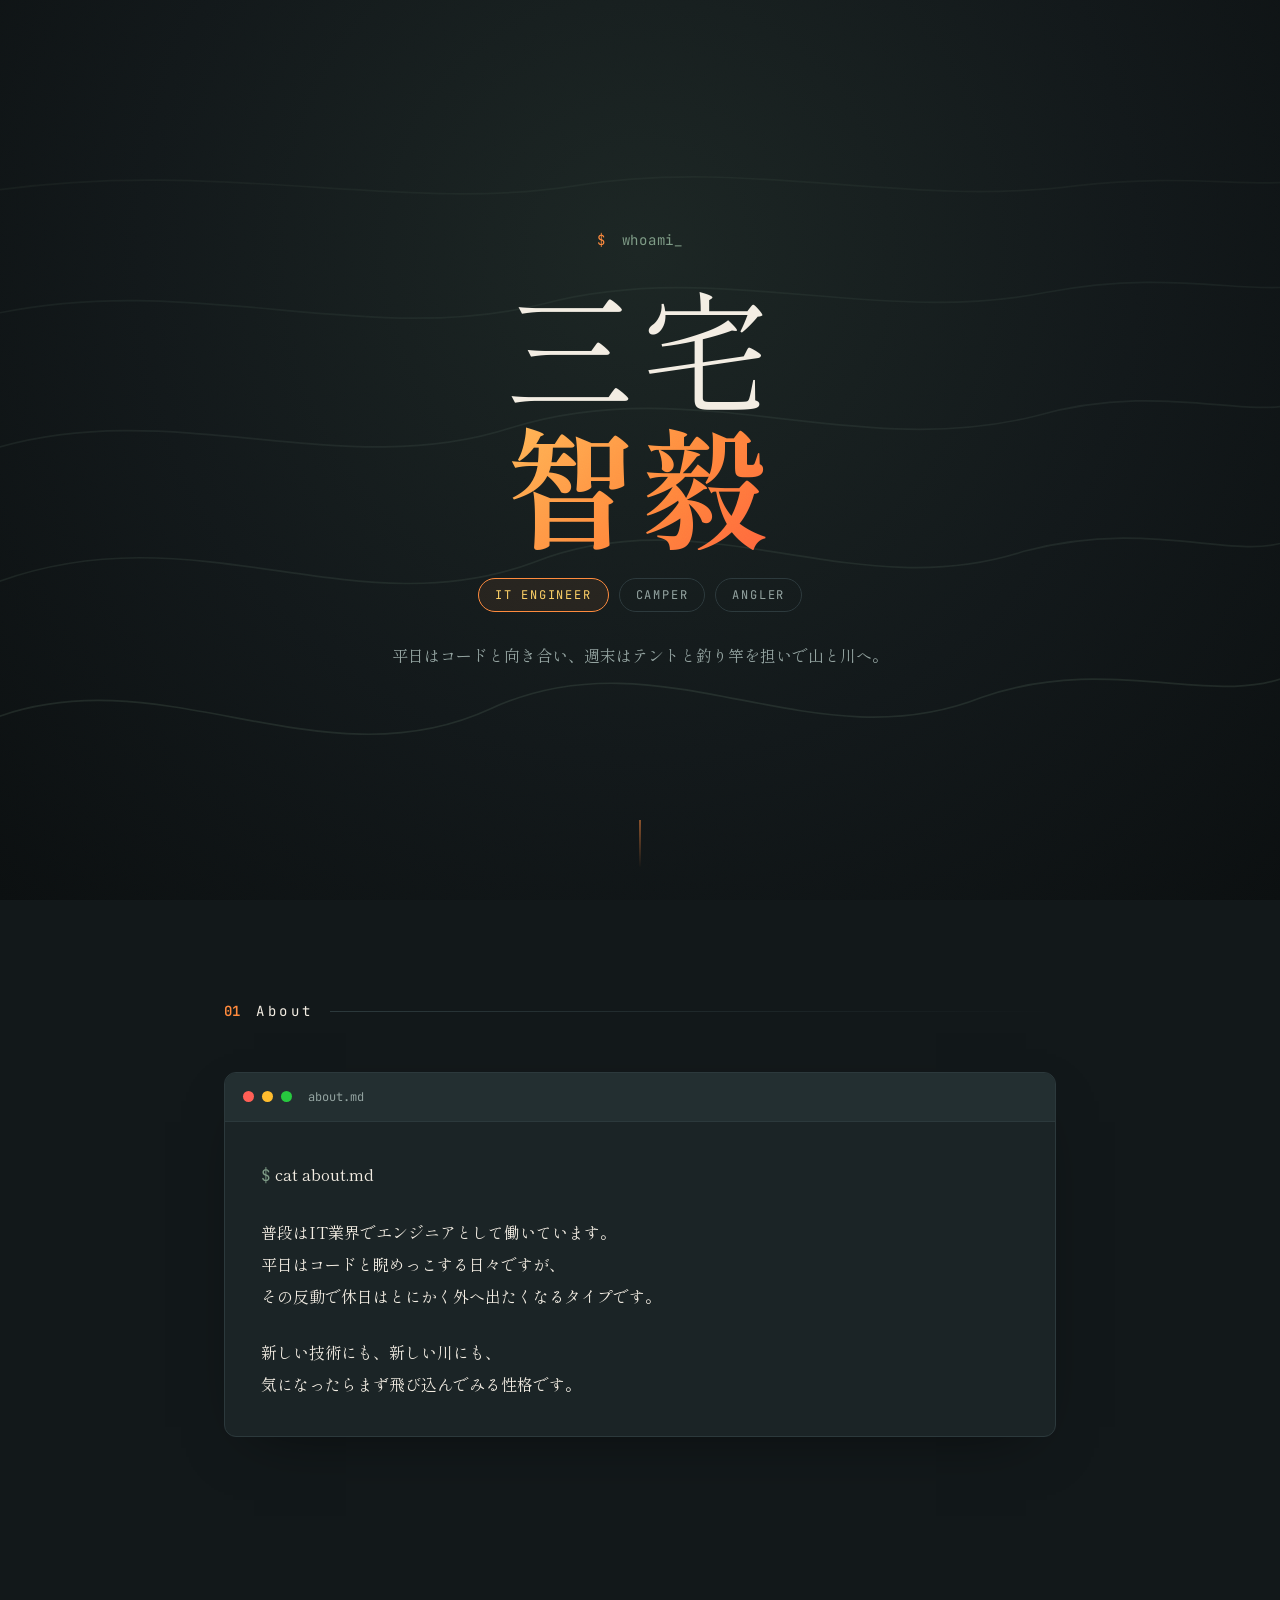
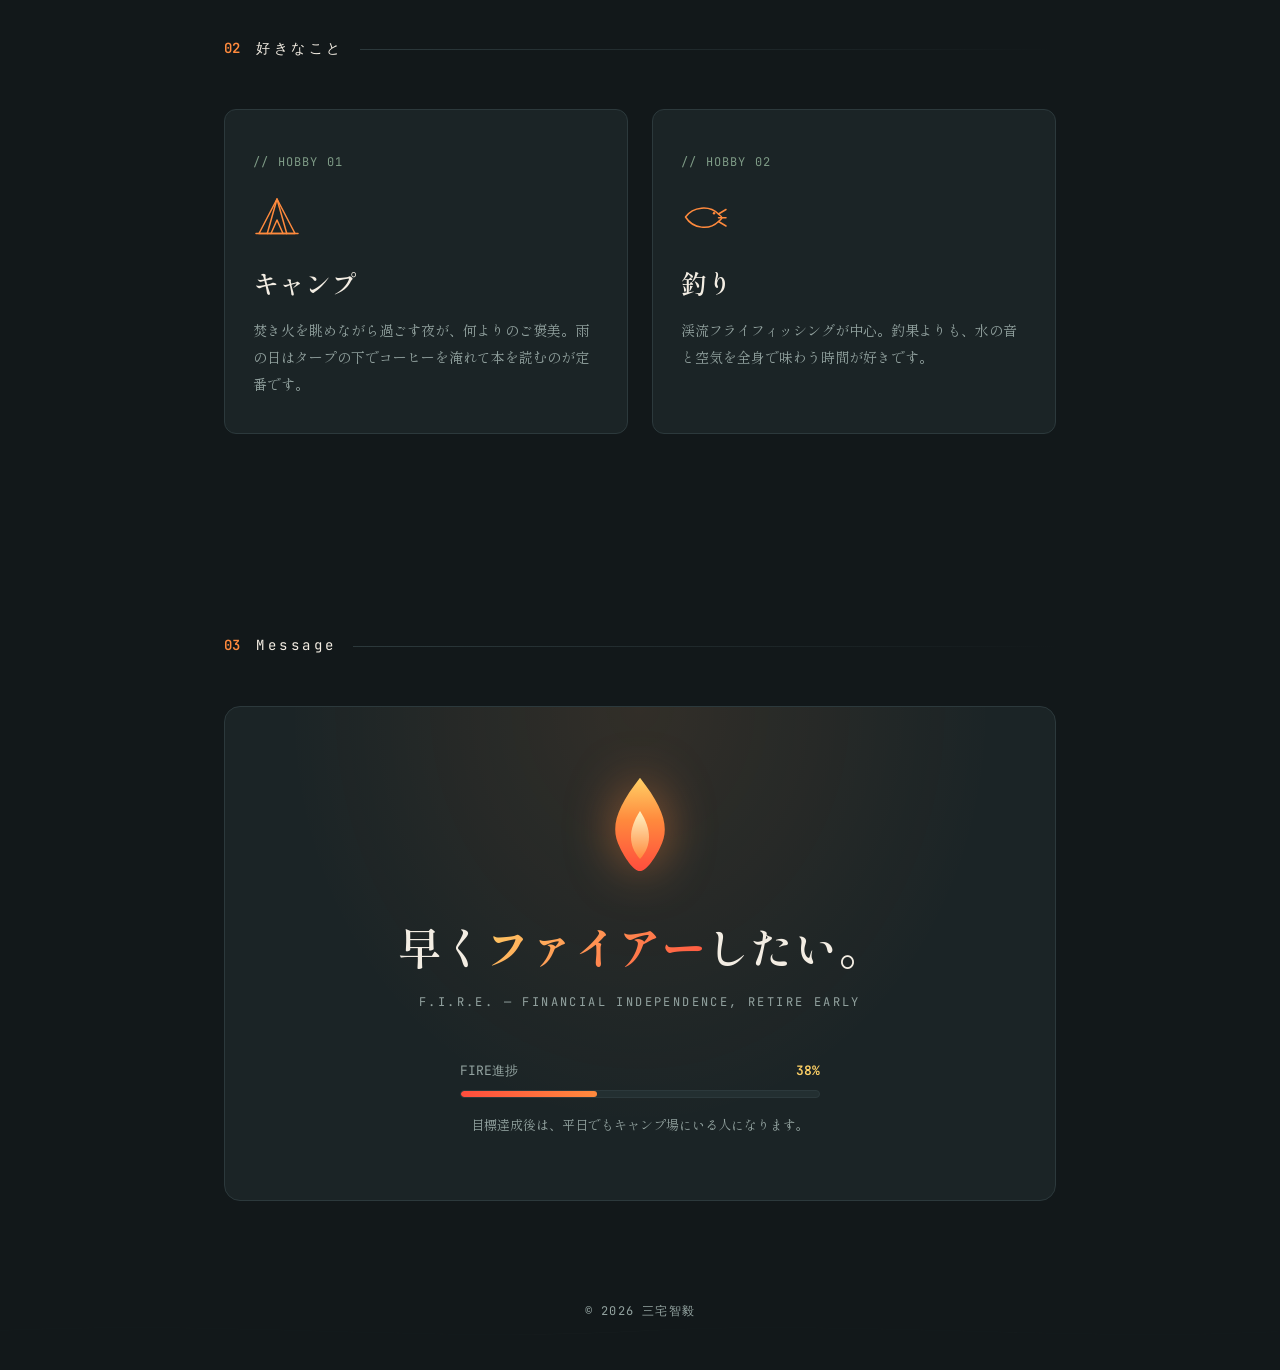
<file: index.html>
<!DOCTYPE html>
<html lang="ja">
<head>
  <meta charset="UTF-8">
  <meta name="viewport" content="width=device-width, initial-scale=1.0">
  <title>三宅智毅 | Profile</title>
  <link rel="preconnect" href="https://fonts.googleapis.com">
  <link rel="preconnect" href="https://fonts.gstatic.com" crossorigin>
  <link href="https://fonts.googleapis.com/css2?family=Shippori+Mincho:wght@400;500;600;800&family=JetBrains+Mono:wght@400;500;600;700&display=swap" rel="stylesheet">
  <link rel="stylesheet" href="style.css">
</head>
<body>
  <div class="grain" aria-hidden="true"></div>

  <header class="hero">
    <div class="embers" aria-hidden="true">
      <i></i><i></i><i></i><i></i><i></i><i></i><i></i><i></i><i></i><i></i><i></i><i></i>
    </div>
    <svg class="topo" viewBox="0 0 1200 800" preserveAspectRatio="none" aria-hidden="true">
      <path d="M-10,640 C150,580 300,700 460,630 C620,560 760,680 920,620 C1040,580 1140,630 1210,600"/>
      <path d="M-10,520 C180,450 330,560 500,500 C660,440 800,540 960,490 C1080,460 1160,500 1210,480"/>
      <path d="M-10,400 C160,350 320,430 480,380 C650,330 800,410 970,370 C1080,340 1160,370 1210,360"/>
      <path d="M-10,280 C180,240 340,310 510,270 C670,230 820,290 980,260 C1090,240 1160,260 1210,255"/>
      <path d="M-10,170 C200,140 380,190 540,165 C700,140 850,185 1010,165 C1100,155 1160,165 1210,162"/>
    </svg>

    <div class="hero-inner">
      <div class="terminal-line reveal" style="--d:0">
        <span class="prompt">$</span> whoami<span class="cursor">_</span>
      </div>
      <h1 class="name reveal" style="--d:1">
        <span class="surname">三宅</span><span class="given">智毅</span>
      </h1>
      <div class="role-row reveal" style="--d:2">
        <span class="role-badge">IT ENGINEER</span>
        <span class="role-badge ghost">CAMPER</span>
        <span class="role-badge ghost">ANGLER</span>
      </div>
      <p class="tagline reveal" style="--d:3">
        平日はコードと向き合い、週末はテントと釣り竿を担いで山と川へ。
      </p>
    </div>

    <div class="scroll-cue" aria-hidden="true"><span></span></div>
  </header>

  <main>
    <section class="section about">
      <div class="section-label">
        <span class="label-num">01</span>
        <span class="label-text">About</span>
        <span class="label-line"></span>
      </div>
      <div class="terminal-card">
        <div class="terminal-bar">
          <span class="dot dot-red"></span>
          <span class="dot dot-yellow"></span>
          <span class="dot dot-green"></span>
          <span class="terminal-title">about.md</span>
        </div>
        <div class="terminal-body">
          <p><span class="muted">$</span> cat about.md</p>
          <p>
            普段はIT業界でエンジニアとして働いています。<br>
            平日はコードと睨めっこする日々ですが、<br>
            その反動で休日はとにかく外へ出たくなるタイプです。
          </p>
          <p>
            新しい技術にも、新しい川にも、<br>
            気になったらまず飛び込んでみる性格です。
          </p>
        </div>
      </div>
    </section>

    <section class="section interests">
      <div class="section-label">
        <span class="label-num">02</span>
        <span class="label-text">好きなこと</span>
        <span class="label-line"></span>
      </div>
      <div class="interest-grid">
        <article class="interest-card">
          <span class="interest-tag">// HOBBY 01</span>
          <svg class="interest-icon" viewBox="0 0 64 64" fill="none" stroke="currentColor" stroke-width="2" stroke-linecap="round" stroke-linejoin="round">
            <path d="M32 8 L8 54 H56 Z"/>
            <path d="M32 8 L19 54 M32 8 L45 54"/>
            <path d="M24 54 L32 36 L40 54"/>
            <path d="M4 54 H60"/>
          </svg>
          <h3>キャンプ</h3>
          <p>焚き火を眺めながら過ごす夜が、何よりのご褒美。雨の日はタープの下でコーヒーを淹れて本を読むのが定番です。</p>
        </article>
        <article class="interest-card">
          <span class="interest-tag">// HOBBY 02</span>
          <svg class="interest-icon" viewBox="0 0 64 64" fill="none" stroke="currentColor" stroke-width="2" stroke-linecap="round" stroke-linejoin="round">
            <path d="M6 32 C16 18, 38 16, 50 28 C56 33, 56 33, 50 38 C38 50, 16 48, 6 32 Z"/>
            <circle cx="44" cy="27" r="1.6" fill="currentColor" stroke="none"/>
            <path d="M50 28 L60 22 M50 38 L60 44 M50 33 L60 33"/>
          </svg>
          <h3>釣り</h3>
          <p>渓流フライフィッシングが中心。釣果よりも、水の音と空気を全身で味わう時間が好きです。</p>
        </article>
      </div>
    </section>

    <section class="section fire">
      <div class="section-label">
        <span class="label-num">03</span>
        <span class="label-text">Message</span>
        <span class="label-line"></span>
      </div>
      <div class="fire-card">
        <svg class="flame" viewBox="0 0 120 160" aria-hidden="true">
          <defs>
            <linearGradient id="flameOuter" x1="0" y1="1" x2="0" y2="0">
              <stop offset="0%" stop-color="#ff4d3d"/>
              <stop offset="55%" stop-color="#ff8a3d"/>
              <stop offset="100%" stop-color="#ffd166"/>
            </linearGradient>
            <linearGradient id="flameInner" x1="0" y1="1" x2="0" y2="0">
              <stop offset="0%" stop-color="#ff8a3d"/>
              <stop offset="100%" stop-color="#fff3c4"/>
            </linearGradient>
          </defs>
          <path fill="url(#flameOuter)" d="M60 10 C25 55 14 85 30 115 C36 128 50 150 60 150 C70 150 84 128 90 115 C106 85 95 55 60 10Z"/>
          <path fill="url(#flameInner)" d="M60 60 C42 88 42 112 60 132 C78 112 78 88 60 60Z"/>
        </svg>
        <p class="fire-message">早く<span class="fire-word">ファイアー</span>したい。</p>
        <p class="fire-caption">F.I.R.E. — Financial Independence, Retire Early</p>
        <div class="fire-progress">
          <div class="progress-meta">
            <span>FIRE進捗</span>
            <span class="progress-value">38%</span>
          </div>
          <div class="progress-track">
            <div class="progress-fill"></div>
          </div>
          <p class="progress-note">目標達成後は、平日でもキャンプ場にいる人になります。</p>
        </div>
      </div>
    </section>
  </main>

  <footer class="footer">
    <svg class="topo footer-topo" viewBox="0 0 1200 200" preserveAspectRatio="none" aria-hidden="true">
      <path d="M-10,100 C200,60 400,140 600,100 C800,60 1000,140 1210,100"/>
    </svg>
    <p>&copy; 2026 三宅智毅</p>
  </footer>
</body>
</html>
</file>
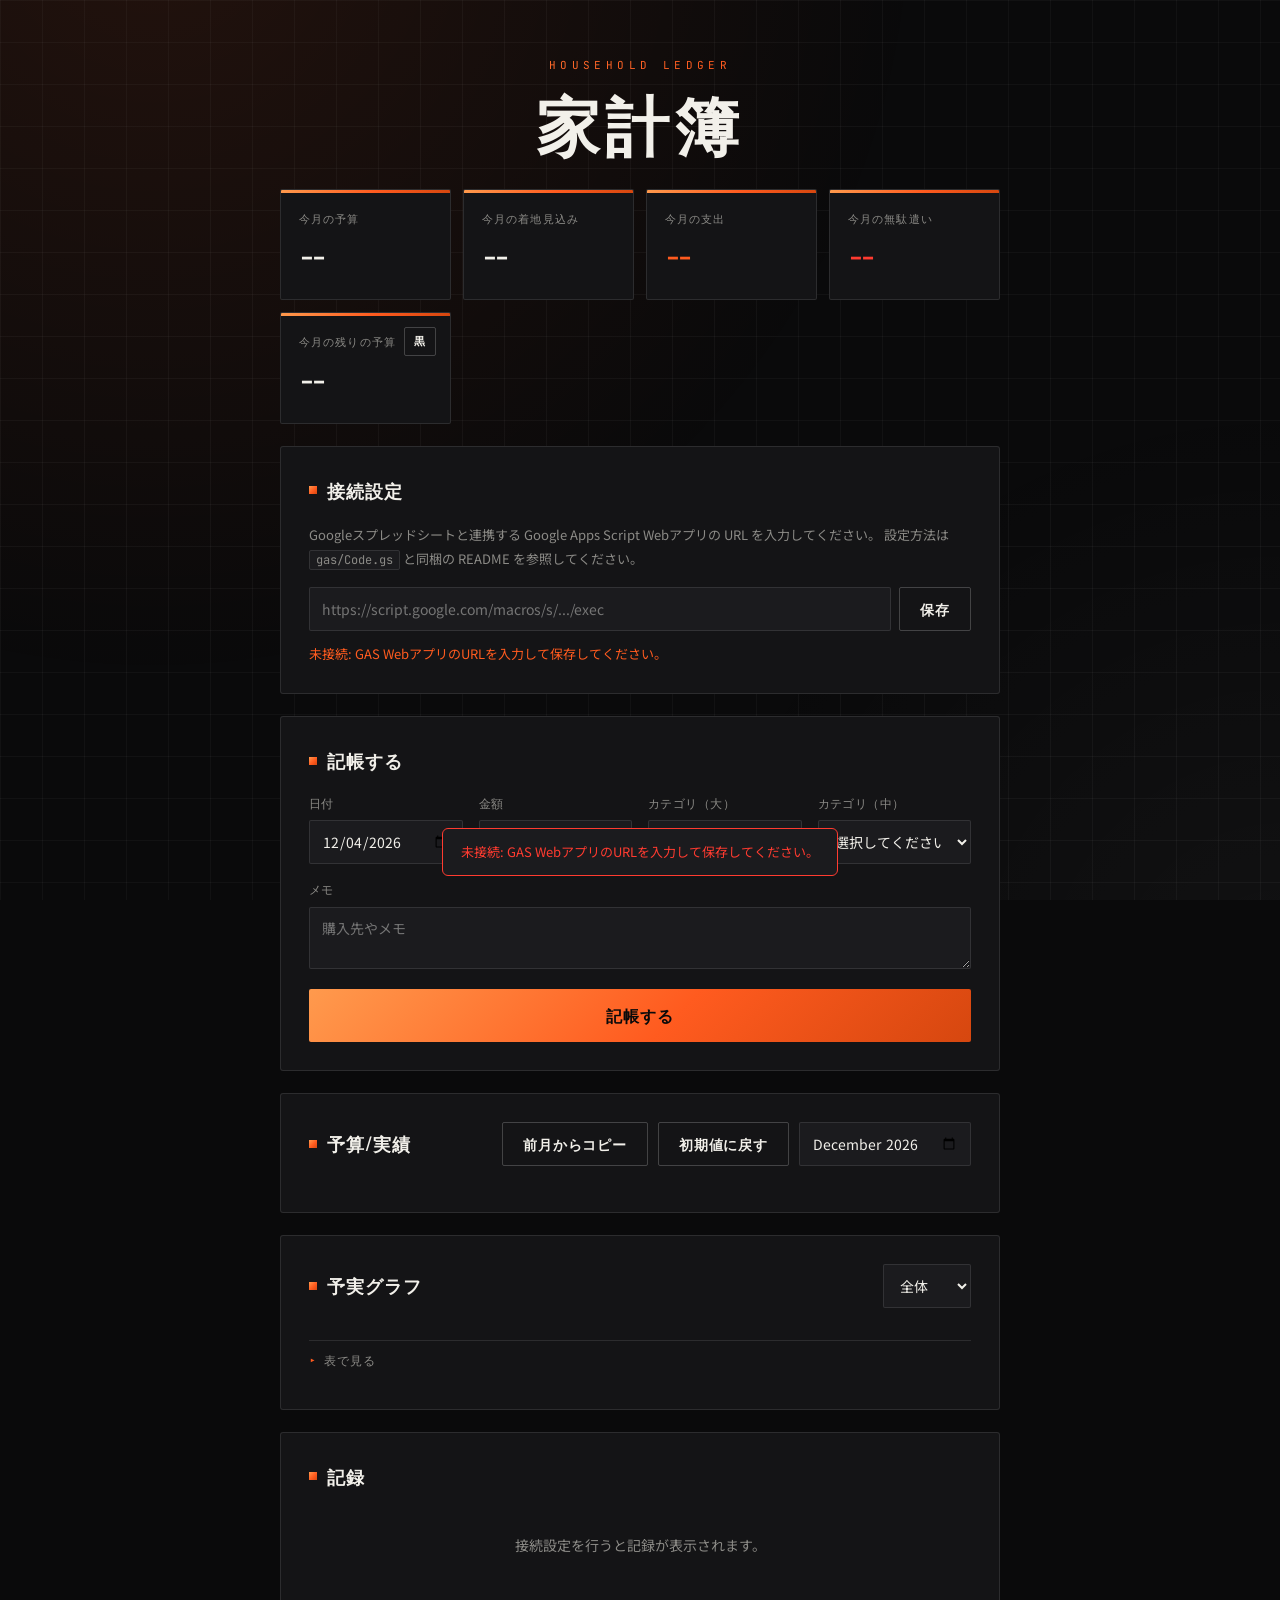
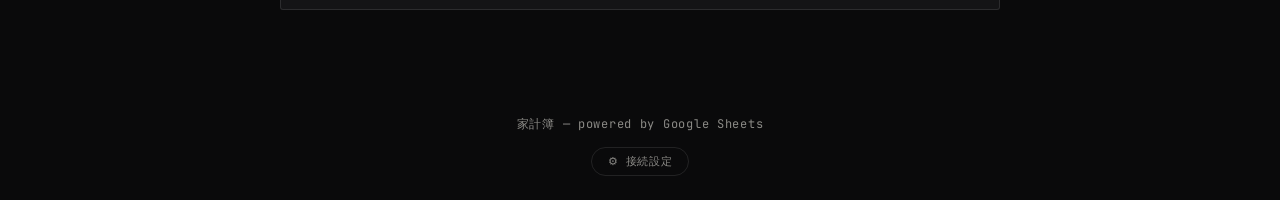
<file: budget/index.html>
<!DOCTYPE html>
<html lang="ja">
<head>
  <meta charset="UTF-8">
  <meta name="viewport" content="width=device-width, initial-scale=1.0">
  <title>家計簿</title>
  <link rel="preconnect" href="https://fonts.googleapis.com">
  <link rel="preconnect" href="https://fonts.gstatic.com" crossorigin>
  <link href="https://fonts.googleapis.com/css2?family=Oswald:wght@500;600;700&family=Noto+Sans+JP:wght@400;500;700;900&family=JetBrains+Mono:wght@500;600;700&display=swap" rel="stylesheet">
  <link rel="stylesheet" href="style.css">
</head>
<body>
  <div class="ledger-lines" aria-hidden="true"></div>
  <div class="money-rain" id="moneyRain" aria-hidden="true"></div>

  <header class="app-header">
    <p class="kicker">HOUSEHOLD LEDGER</p>
    <h1 class="logo">家計簿</h1>
  </header>

  <main>
    <section class="stats">
      <div class="stat-card stat-budget">
        <span class="stat-label" id="statBudgetLabel">今月の予算</span>
        <span class="stat-value" id="statBudget">--</span>
      </div>
      <div class="stat-card stat-forecast">
        <span class="stat-label" id="statForecastLabel">今月の着地見込み</span>
        <span class="stat-value" id="statForecast">--</span>
      </div>
      <div class="stat-card stat-expense">
        <span class="stat-label" id="statExpenseLabel">今月の支出</span>
        <span class="stat-value" id="statExpense">--</span>
      </div>
      <div class="stat-card stat-waste">
        <span class="stat-label" id="statWasteLabel">今月の無駄遣い</span>
        <span class="stat-value" id="statWaste">--</span>
      </div>
      <div class="stat-card stat-balance">
        <span class="stat-label" id="statBalanceLabel">今月の残りの予算</span>
        <span class="stat-value" id="statBalance">--</span>
        <span class="hanko" id="hankoStamp">黒</span>
      </div>
    </section>

    <section class="panel settings" id="settings" hidden>
      <h2>接続設定</h2>
      <p class="hint">
        Googleスプレッドシートと連携する Google Apps Script Webアプリの URL を入力してください。
        設定方法は <code>gas/Code.gs</code> と同梱の README を参照してください。
      </p>
      <div class="field-row">
        <input type="url" id="gasUrl" placeholder="https://script.google.com/macros/s/.../exec">
        <button id="saveUrl" class="btn">保存</button>
      </div>
      <p class="status" id="connStatus">未接続</p>
    </section>

    <section class="panel form-panel">
      <h2 id="formTitle">記帳する</h2>
      <form id="recordForm">
        <input type="hidden" name="id">
        <div class="form-grid">
          <label>日付
            <input type="date" name="date" required>
          </label>
          <label>金額
            <input type="number" name="amount" min="0" step="1" placeholder="例: 1200" required>
          </label>
          <label class="category-field">カテゴリ（大）
            <select name="expenseCategory" id="expenseCategorySelect">
              <option value="車">車</option>
              <option value="遊び">遊び</option>
              <option value="外食">外食</option>
              <option value="美容">美容</option>
              <option value="その他">その他</option>
            </select>
          </label>
          <label class="category-field">カテゴリ（中）
            <select name="subCategory" id="subCategoryInput"></select>
          </label>
        </div>
        <label class="memo-field">メモ
          <textarea name="memo" rows="2" placeholder="購入先やメモ"></textarea>
        </label>
        <div class="form-actions">
          <button type="submit" class="btn btn-primary" id="submitBtn">記帳する</button>
          <button type="button" class="btn" id="cancelEdit" hidden>キャンセル</button>
        </div>
      </form>
    </section>

    <section class="panel budget-panel" id="budgetPanel">
      <div class="summary-head">
        <h2>予算/実績</h2>
        <div class="budget-head-controls">
          <button type="button" class="btn btn-sm" id="copyPrevBudget">前月からコピー</button>
          <button type="button" class="btn btn-sm" id="resetBudget">初期値に戻す</button>
          <input type="month" id="summaryMonth">
        </div>
      </div>
      <div class="budget-list" id="budgetList"></div>
      <div class="budget-tooltip" id="budgetTooltip"></div>
    </section>

    <section class="panel chart-panel">
      <div class="summary-head">
        <h2>予実グラフ</h2>
        <select id="chartFilter">
          <option value="all">全体</option>
          <option value="車">車</option>
          <option value="遊び">遊び</option>
          <option value="外食">外食</option>
          <option value="美容">美容</option>
          <option value="その他">その他</option>
        </select>
      </div>
      <div class="chart-wrap" id="chartWrap"></div>
      <div class="chart-legend" id="chartLegend"></div>
      <details class="chart-table-details">
        <summary>表で見る</summary>
        <div id="chartTable"></div>
      </details>
    </section>

    <section class="panel records-panel">
      <h2>記録</h2>
      <div class="records-list" id="recordsList">
        <p class="empty">接続設定を行うと記録が表示されます。</p>
      </div>
    </section>
  </main>

  <footer class="footer">
    <p>家計簿 — powered by Google Sheets</p>
    <button id="toggleSettings" class="settings-toggle">⚙ 接続設定</button>
  </footer>

  <div class="toast" id="toast" role="status" aria-live="polite"></div>

  <script src="app.js"></script>
</body>
</html>
</file>
<file: style.css>
:root {
  --bg: #12181a;
  --bg-deep: #0b0f10;
  --surface: #1b2426;
  --surface-2: #232f31;
  --border: #2c393c;
  --text: #f3ede3;
  --text-muted: #93a3a0;
  --moss: #7e9b86;
  --ember: #ff8a3d;
  --ember-deep: #ff4d3d;
  --ember-glow: #ffd166;
  --font-display: "Shippori Mincho", "Hiragino Mincho ProN", serif;
  --font-mono: "JetBrains Mono", "SF Mono", monospace;
  --font-body: "Shippori Mincho", "Hiragino Mincho ProN", serif;
}

* {
  margin: 0;
  padding: 0;
  box-sizing: border-box;
}

html {
  scroll-behavior: smooth;
}

body {
  font-family: var(--font-body);
  color: var(--text);
  line-height: 1.7;
  background: var(--bg);
  -webkit-font-smoothing: antialiased;
}

/* film grain overlay */
.grain {
  position: fixed;
  inset: 0;
  z-index: 100;
  pointer-events: none;
  opacity: 0.05;
  mix-blend-mode: overlay;
  background-image: url("data:image/svg+xml,%3Csvg xmlns='http://www.w3.org/2000/svg' width='200' height='200'%3E%3Cfilter id='n'%3E%3CfeTurbulence type='fractalNoise' baseFrequency='0.9' numOctaves='2' stitchTiles='stitch'/%3E%3C/filter%3E%3Crect width='100%25' height='100%25' filter='url(%23n)'/%3E%3C/svg%3E");
}

/* ===== Hero ===== */

.hero {
  position: relative;
  min-height: 100vh;
  display: flex;
  flex-direction: column;
  align-items: center;
  justify-content: center;
  overflow: hidden;
  padding: 40px 24px;
  background: radial-gradient(ellipse at 50% 28%, #1c2624 0%, var(--bg) 55%, var(--bg-deep) 100%);
}

.topo {
  position: absolute;
  inset: 0;
  width: 100%;
  height: 100%;
  z-index: 0;
}

.topo path {
  fill: none;
  stroke: var(--moss);
  stroke-width: 1.5;
  opacity: 0.16;
}

.topo path:nth-child(2) { opacity: 0.13; }
.topo path:nth-child(3) { opacity: 0.11; }
.topo path:nth-child(4) { opacity: 0.09; }
.topo path:nth-child(5) { opacity: 0.07; }

/* rising embers */
.embers {
  position: absolute;
  inset: 0;
  overflow: hidden;
  pointer-events: none;
  z-index: 1;
}

.embers i {
  position: absolute;
  bottom: -10px;
  width: 4px;
  height: 4px;
  border-radius: 50%;
  background: radial-gradient(circle, var(--ember-glow), var(--ember) 60%, transparent 75%);
  filter: blur(0.5px);
  opacity: 0;
  animation: rise linear infinite;
}

.embers i:nth-child(1)  { left: 6%;  --drift: 30px;  width: 3px;  height: 3px; animation-duration: 9s;  animation-delay: 0s; }
.embers i:nth-child(2)  { left: 16%; --drift: -20px; width: 5px;  height: 5px; animation-duration: 12s; animation-delay: 1.5s; }
.embers i:nth-child(3)  { left: 26%; --drift: 15px;  width: 3px;  height: 3px; animation-duration: 8s;  animation-delay: 3s; }
.embers i:nth-child(4)  { left: 38%; --drift: -35px; width: 4px;  height: 4px; animation-duration: 11s; animation-delay: 0.5s; }
.embers i:nth-child(5)  { left: 48%; --drift: 25px;  width: 6px;  height: 6px; animation-duration: 13s; animation-delay: 4s; }
.embers i:nth-child(6)  { left: 58%; --drift: -15px; width: 3px;  height: 3px; animation-duration: 9.5s; animation-delay: 2s; }
.embers i:nth-child(7)  { left: 68%; --drift: 30px;  width: 4px;  height: 4px; animation-duration: 10s; animation-delay: 5s; }
.embers i:nth-child(8)  { left: 78%; --drift: -25px; width: 5px;  height: 5px; animation-duration: 12.5s; animation-delay: 1s; }
.embers i:nth-child(9)  { left: 88%; --drift: 18px;  width: 3px;  height: 3px; animation-duration: 8.5s;  animation-delay: 3.5s; }
.embers i:nth-child(10) { left: 22%; --drift: -10px; width: 4px;  height: 4px; animation-duration: 11.5s; animation-delay: 6s; }
.embers i:nth-child(11) { left: 72%; --drift: 12px;  width: 3px;  height: 3px; animation-duration: 9.5s;  animation-delay: 2.5s; }
.embers i:nth-child(12) { left: 92%; --drift: -28px; width: 5px;  height: 5px; animation-duration: 13.5s; animation-delay: 0.8s; }

@keyframes rise {
  0%   { transform: translate(0, 0) scale(1); opacity: 0; }
  10%  { opacity: 1; }
  90%  { opacity: 0.6; }
  100% { transform: translate(var(--drift, 20px), -90vh) scale(0.3); opacity: 0; }
}

.hero-inner {
  position: relative;
  z-index: 2;
  text-align: center;
  max-width: 720px;
}

.terminal-line {
  font-family: var(--font-mono);
  font-size: 14px;
  color: var(--moss);
  letter-spacing: 0.05em;
  margin-bottom: 24px;
}

.prompt {
  color: var(--ember);
  margin-right: 0.5em;
}

.cursor {
  animation: blink 1s steps(1) infinite;
}

@keyframes blink {
  50% { opacity: 0; }
}

.name {
  font-family: var(--font-display);
  font-weight: 400;
  font-size: clamp(56px, 14vw, 130px);
  line-height: 1.05;
  letter-spacing: 0.04em;
  margin-bottom: 28px;
  color: var(--text);
}

.given {
  display: block;
  font-weight: 800;
  background: linear-gradient(135deg, var(--ember-glow), var(--ember) 55%, var(--ember-deep));
  -webkit-background-clip: text;
  background-clip: text;
  color: transparent;
}

.role-row {
  display: flex;
  flex-wrap: wrap;
  justify-content: center;
  gap: 10px;
  margin-bottom: 28px;
}

.role-badge {
  font-family: var(--font-mono);
  font-size: 12px;
  letter-spacing: 0.15em;
  padding: 6px 16px;
  border: 1px solid var(--ember);
  border-radius: 999px;
  color: var(--ember-glow);
  background: rgba(255, 138, 61, 0.08);
}

.role-badge.ghost {
  border-color: var(--border);
  color: var(--text-muted);
  background: transparent;
}

.tagline {
  font-size: 16px;
  color: var(--text-muted);
  line-height: 1.9;
}

.scroll-cue {
  position: absolute;
  bottom: 32px;
  left: 50%;
  transform: translateX(-50%);
  z-index: 2;
}

.scroll-cue span {
  display: block;
  width: 1px;
  height: 48px;
  background: linear-gradient(var(--ember), transparent);
  transform-origin: top;
  animation: scrollPulse 2s ease-in-out infinite;
}

@keyframes scrollPulse {
  0%, 100% { transform: scaleY(0.4); opacity: 0.4; }
  50% { transform: scaleY(1); opacity: 1; }
}

/* reveal animation */
.reveal {
  opacity: 0;
  transform: translateY(24px);
  animation: fadeUp 0.9s cubic-bezier(.22, 1, .36, 1) forwards;
  animation-delay: calc(var(--d) * 0.15s + 0.1s);
}

@keyframes fadeUp {
  to { opacity: 1; transform: translateY(0); }
}

/* ===== Main ===== */

main {
  position: relative;
  z-index: 2;
  max-width: 880px;
  margin: 0 auto;
  padding: 0 24px;
  background: var(--bg);
}

.section {
  padding: 100px 0;
}

.section-label {
  display: flex;
  align-items: center;
  gap: 16px;
  margin-bottom: 48px;
  font-family: var(--font-mono);
}

.label-num {
  font-size: 14px;
  font-weight: 600;
  color: var(--ember);
}

.label-text {
  font-size: 14px;
  letter-spacing: 0.25em;
  color: var(--text);
}

.label-line {
  flex: 1;
  height: 1px;
  background: linear-gradient(90deg, var(--border), transparent);
}

/* terminal card */
.terminal-card {
  background: var(--surface);
  border: 1px solid var(--border);
  border-radius: 12px;
  overflow: hidden;
  box-shadow: 0 20px 60px -30px rgba(0, 0, 0, 0.6);
}

.terminal-bar {
  display: flex;
  align-items: center;
  gap: 8px;
  padding: 14px 18px;
  background: var(--surface-2);
  border-bottom: 1px solid var(--border);
}

.dot {
  width: 11px;
  height: 11px;
  border-radius: 50%;
}

.dot-red { background: #ff5f56; }
.dot-yellow { background: #ffbd2e; }
.dot-green { background: #27c93f; }

.terminal-title {
  margin-left: 8px;
  font-family: var(--font-mono);
  font-size: 12px;
  color: var(--text-muted);
}

.terminal-body {
  padding: 36px;
  font-size: 16px;
  line-height: 2;
  color: var(--text);
}

.terminal-body .muted {
  color: var(--moss);
  font-family: var(--font-mono);
}

.terminal-body p {
  margin-bottom: 24px;
}

.terminal-body p:last-child {
  margin-bottom: 0;
}

/* interests */
.interest-grid {
  display: grid;
  grid-template-columns: repeat(2, 1fr);
  gap: 24px;
}

.interest-card {
  position: relative;
  background: var(--surface);
  border: 1px solid var(--border);
  border-radius: 12px;
  padding: 36px 28px;
  transition: transform 0.3s ease, box-shadow 0.3s ease, border-color 0.3s ease;
}

.interest-card:hover {
  transform: translateY(-6px);
  border-color: var(--ember);
  box-shadow: 0 20px 50px -25px rgba(255, 138, 61, 0.4);
}

.interest-tag {
  font-family: var(--font-mono);
  font-size: 12px;
  letter-spacing: 0.1em;
  color: var(--moss);
}

.interest-icon {
  display: block;
  width: 48px;
  height: 48px;
  margin: 20px 0;
  color: var(--ember);
}

.interest-card h3 {
  font-family: var(--font-display);
  font-size: 26px;
  font-weight: 600;
  margin-bottom: 12px;
  color: var(--text);
}

.interest-card p {
  font-size: 14px;
  line-height: 1.9;
  color: var(--text-muted);
}

/* fire / message */
.fire-card {
  position: relative;
  text-align: center;
  padding: 64px 40px;
  background: radial-gradient(ellipse at 50% 0%, rgba(255, 138, 61, 0.1), transparent 60%), var(--surface);
  border: 1px solid var(--border);
  border-radius: 16px;
  overflow: hidden;
}

.flame {
  width: 80px;
  height: auto;
  margin: 0 auto 24px;
  filter: drop-shadow(0 0 24px rgba(255, 138, 61, 0.5));
  transform-origin: bottom center;
  animation: flicker 3s ease-in-out infinite;
}

@keyframes flicker {
  0%, 100% { transform: scale(1) skewX(0deg); }
  25%      { transform: scale(1.04, 0.97) skewX(-1.5deg); }
  50%      { transform: scale(0.98, 1.03) skewX(1deg); }
  75%      { transform: scale(1.02, 0.99) skewX(-1deg); }
}

.fire-message {
  font-family: var(--font-display);
  font-size: clamp(28px, 5vw, 44px);
  font-weight: 600;
  margin-bottom: 8px;
  color: var(--text);
}

.fire-word {
  font-weight: 800;
  background: linear-gradient(135deg, var(--ember-glow), var(--ember-deep));
  -webkit-background-clip: text;
  background-clip: text;
  color: transparent;
}

.fire-caption {
  font-family: var(--font-mono);
  font-size: 12px;
  letter-spacing: 0.2em;
  text-transform: uppercase;
  color: var(--text-muted);
  margin-bottom: 48px;
}

.fire-progress {
  max-width: 360px;
  margin: 0 auto;
}

.progress-meta {
  display: flex;
  justify-content: space-between;
  font-family: var(--font-mono);
  font-size: 13px;
  color: var(--text-muted);
  margin-bottom: 8px;
}

.progress-value {
  color: var(--ember-glow);
  font-weight: 600;
}

.progress-track {
  height: 8px;
  border-radius: 999px;
  background: var(--surface-2);
  border: 1px solid var(--border);
  overflow: hidden;
}

.progress-fill {
  height: 100%;
  width: 38%;
  border-radius: 999px;
  background: linear-gradient(90deg, var(--ember-deep), var(--ember), var(--ember-glow));
  background-size: 200% 100%;
  animation: shimmer 3s linear infinite;
}

@keyframes shimmer {
  0%   { background-position: 0% 0; }
  100% { background-position: 200% 0; }
}

.progress-note {
  margin-top: 16px;
  font-size: 13px;
  color: var(--text-muted);
}

/* ===== Footer ===== */

.footer {
  position: relative;
  z-index: 2;
  text-align: center;
  padding: 0 24px 48px;
  font-family: var(--font-mono);
  font-size: 12px;
  letter-spacing: 0.1em;
  color: var(--text-muted);
  background: var(--bg);
}

.footer-topo {
  width: 100%;
  height: 60px;
  margin-bottom: 24px;
}

.footer-topo path {
  fill: none;
  stroke: var(--border);
  stroke-width: 1;
}

/* ===== Responsive ===== */

@media (max-width: 720px) {
  .interest-grid {
    grid-template-columns: 1fr;
  }

  .section {
    padding: 70px 0;
  }

  .terminal-body {
    padding: 24px;
    font-size: 15px;
  }

  .fire-card {
    padding: 48px 24px;
  }
}
</file>
<file: budget/style.css>
:root {
  --bg: #0A0A0B;
  --panel: #141416;
  --panel-2: #1B1B1E;
  --line: rgba(255, 255, 255, 0.10);
  --line-strong: rgba(255, 255, 255, 0.20);
  --text: #F2F0EA;
  --text-dim: #8B8A86;
  --orange: #FF5B1F;
  --orange-deep: #D6470F;
  --orange-soft: rgba(255, 91, 31, 0.14);
  --orange-gradient: linear-gradient(135deg, #FF9A4D 0%, #FF5B1F 55%, #D6470F 100%);
  --gauge-green: #34C759;
  --gauge-yellow: #FFD60A;
  --gauge-orange: #FF9500;
  --gauge-red: #FF3B30;
  --font-display: "Oswald", sans-serif;
  --font-body: "Noto Sans JP", sans-serif;
  --font-mono: "JetBrains Mono", monospace;
}

* {
  margin: 0;
  padding: 0;
  box-sizing: border-box;
}

[hidden] {
  display: none !important;
}

body {
  background: var(--bg);
  color: var(--text);
  font-family: var(--font-body);
  line-height: 1.7;
  -webkit-font-smoothing: antialiased;
  position: relative;
}

/* ダッシュボードのグリッド地 */
.ledger-lines {
  position: fixed;
  inset: 0;
  z-index: 0;
  pointer-events: none;
  background-image:
    linear-gradient(rgba(255, 255, 255, 0.035) 1px, transparent 1px),
    linear-gradient(90deg, rgba(255, 255, 255, 0.035) 1px, transparent 1px),
    radial-gradient(1400px circle at 12% -10%, rgba(255, 91, 31, 0.10), transparent 55%),
    radial-gradient(1000px circle at 100% 110%, rgba(255, 255, 255, 0.035), transparent 60%);
  background-size: 42px 42px, 42px 42px, auto, auto;
}

/* 天井から降ってくる ¥ の粒子演出 */
.money-rain {
  position: fixed;
  inset: 0;
  z-index: 0;
  overflow: hidden;
  pointer-events: none;
}

.money-rain span {
  position: absolute;
  top: -10%;
  left: 0;
  font-family: var(--font-mono);
  font-weight: 700;
  background: var(--orange-gradient);
  -webkit-background-clip: text;
  background-clip: text;
  color: transparent;
  animation-name: moneyFall;
  animation-timing-function: ease-in-out;
  animation-iteration-count: infinite;
  will-change: transform;
}

@keyframes moneyFall {
  0%   { transform: translate(0, 0) rotate(0deg); }
  20%  { transform: translate(var(--sway, 24px), 22vh) rotate(18deg); }
  40%  { transform: translate(calc(var(--sway, 24px) * -1), 46vh) rotate(-16deg); }
  60%  { transform: translate(var(--sway, 24px), 70vh) rotate(14deg); }
  80%  { transform: translate(calc(var(--sway, 24px) * -1), 94vh) rotate(-12deg); }
  100% { transform: translate(0, 120vh) rotate(8deg); }
}

@media (prefers-reduced-motion: reduce) {
  .money-rain {
    display: none;
  }
}

/* ===== Header ===== */

.app-header {
  position: relative;
  z-index: 1;
  text-align: center;
  padding: 56px 24px 36px;
}

.kicker {
  font-family: var(--font-mono);
  letter-spacing: 0.4em;
  font-size: 11px;
  background: var(--orange-gradient);
  -webkit-background-clip: text;
  background-clip: text;
  color: transparent;
  margin-bottom: 14px;
}

.logo {
  font-family: var(--font-display);
  font-weight: 700;
  font-size: clamp(40px, 10vw, 64px);
  letter-spacing: 0.08em;
  line-height: 1;
  color: var(--text);
}

/* ===== Layout ===== */

main {
  position: relative;
  z-index: 1;
  max-width: 760px;
  margin: 0 auto;
  padding: 0 20px 80px;
  display: flex;
  flex-direction: column;
  gap: 22px;
}

.panel {
  background: var(--panel);
  border: 1px solid var(--line);
  border-radius: 3px;
  padding: 28px;
}

.panel h2 {
  display: flex;
  align-items: center;
  gap: 10px;
  font-family: var(--font-display);
  font-weight: 600;
  font-size: 18px;
  letter-spacing: 0.06em;
  margin-bottom: 18px;
  color: var(--text);
  text-transform: uppercase;
}

.panel h2::before {
  content: "";
  width: 8px;
  height: 8px;
  background: var(--orange-gradient);
  flex-shrink: 0;
}

/* ===== Stats ===== */

.stats {
  display: grid;
  grid-template-columns: repeat(auto-fit, minmax(140px, 1fr));
  gap: 12px;
}

.stat-card {
  position: relative;
  background: var(--panel);
  border: 1px solid var(--line);
  border-radius: 2px;
  padding: 20px 18px;
  overflow: hidden;
}

.stat-card::before {
  content: "";
  position: absolute;
  top: 0;
  left: 0;
  right: 0;
  height: 3px;
  background: var(--orange-gradient);
}

.stat-label {
  display: block;
  font-family: var(--font-mono);
  font-size: 11px;
  letter-spacing: 0.1em;
  text-transform: uppercase;
  color: var(--text-dim);
  margin-bottom: 10px;
}

.stat-value {
  display: block;
  font-family: var(--font-mono);
  font-weight: 700;
  font-size: clamp(18px, 4.4vw, 24px);
  font-variant-numeric: tabular-nums;
  color: var(--text);
}

.stat-expense .stat-value { color: var(--orange); }
.stat-waste .stat-value { color: var(--gauge-red); }

/* 黒字／赤字ステータスバッジ */
.hanko {
  position: absolute;
  top: 14px;
  right: 14px;
  padding: 4px 9px;
  border: 1px solid var(--line-strong);
  border-radius: 2px;
  font-family: var(--font-mono);
  font-weight: 700;
  font-size: 11px;
  letter-spacing: 0.06em;
  color: var(--text);
  background: transparent;
}

.hanko-red {
  border-color: var(--orange);
  color: var(--orange);
  background: linear-gradient(135deg, rgba(255, 154, 77, 0.22), rgba(214, 71, 15, 0.12));
}

.hanko-stamped {
  animation: badgeIn 0.3s ease;
}

@keyframes badgeIn {
  0%   { opacity: 0; transform: translateY(-3px); }
  100% { opacity: 1; transform: translateY(0); }
}

/* ===== Settings ===== */

.hint {
  font-size: 13px;
  color: var(--text-dim);
  line-height: 1.8;
  margin-bottom: 16px;
}

.hint code {
  font-family: var(--font-mono);
  background: var(--panel-2);
  border: 1px solid var(--line);
  border-radius: 2px;
  padding: 1px 6px;
  font-size: 12px;
}

.field-row {
  display: flex;
  gap: 8px;
}

.field-row input {
  flex: 1;
}

.status {
  margin-top: 12px;
  font-size: 13px;
  color: var(--text-dim);
}

.status.ok { color: var(--text); }
.status.error { color: var(--orange); }

/* ===== Monthly summary ===== */

.summary-head {
  display: flex;
  align-items: center;
  justify-content: space-between;
  margin-bottom: 18px;
}

.summary-head h2 {
  margin-bottom: 0;
}

.summary-head input[type="month"] {
  width: auto;
}

.budget-head-controls {
  display: flex;
  align-items: center;
  gap: 10px;
}

.btn-sm {
  padding: 7px 14px;
  font-size: 12px;
  white-space: nowrap;
}

.ink-expense { color: var(--orange); }

/* ===== Budgets ===== */

.budget-panel {
  position: relative;
}

.budget-list {
  display: flex;
  flex-direction: column;
}

.budget-cat {
  cursor: help;
}

.budget-tooltip {
  position: absolute;
  z-index: 5;
  pointer-events: none;
  background: var(--panel-2);
  border: 1px solid var(--line-strong);
  border-radius: 4px;
  padding: 10px 12px;
  font-size: 12px;
  color: var(--text);
  min-width: 180px;
  max-width: 260px;
  opacity: 0;
  transition: opacity 0.1s ease;
}

.budget-tooltip.visible {
  opacity: 1;
}

.budget-tooltip-title {
  font-family: var(--font-mono);
  font-size: 11px;
  color: var(--text-dim);
  letter-spacing: 0.03em;
  margin-bottom: 8px;
  padding-bottom: 6px;
  border-bottom: 1px solid var(--line);
}

.budget-tooltip-row {
  display: flex;
  justify-content: space-between;
  align-items: baseline;
  gap: 10px;
  font-family: var(--font-mono);
  padding: 3px 0;
}

.budget-tooltip-row .tt-date {
  color: var(--text-dim);
  flex-shrink: 0;
}

.budget-tooltip-row .tt-amount {
  font-weight: 700;
  color: var(--orange);
  font-variant-numeric: tabular-nums;
  flex-shrink: 0;
}

.budget-tooltip-memo {
  display: block;
  color: var(--text-dim);
  font-family: var(--font-body);
  font-size: 11px;
  margin-top: -1px;
  padding-bottom: 3px;
}

.budget-tooltip-empty {
  font-size: 12px;
  color: var(--text-dim);
}

.budget-group {
  margin-bottom: 26px;
}

.budget-group:last-child {
  margin-bottom: 0;
}

.budget-group-title {
  font-family: var(--font-mono);
  font-weight: 600;
  font-size: 11px;
  letter-spacing: 0.1em;
  text-transform: uppercase;
  background: var(--orange-gradient);
  -webkit-background-clip: text;
  background-clip: text;
  color: transparent;
  padding-bottom: 8px;
  margin-bottom: 4px;
  border-bottom: 1px solid var(--line-strong);
}

.budget-row {
  padding: 18px 0;
  border-bottom: 1px solid var(--line);
}

.budget-row:first-child {
  padding-top: 0;
}

.budget-row:last-child {
  border-bottom: none;
  padding-bottom: 0;
}

.budget-row-head {
  display: flex;
  align-items: center;
  justify-content: space-between;
  flex-wrap: wrap;
  gap: 10px;
  margin-bottom: 12px;
}

.budget-cat {
  font-family: var(--font-display);
  font-weight: 600;
  letter-spacing: 0.05em;
  font-size: 15px;
  color: var(--text);
}

.budget-set {
  display: flex;
  align-items: center;
  gap: 8px;
}

.budget-set-label {
  font-family: var(--font-mono);
  font-size: 11px;
  letter-spacing: 0.06em;
  text-transform: uppercase;
  color: var(--text-dim);
}

.budget-input {
  width: 110px;
  text-align: right;
  font-family: var(--font-mono);
  font-variant-numeric: tabular-nums;
}

.budget-unit {
  font-family: var(--font-mono);
  font-size: 12px;
  color: var(--text-dim);
}

.budget-comment-input {
  width: 100%;
  margin-bottom: 10px;
  font-size: 12px;
  padding: 7px 10px;
}

.budget-remaining {
  font-family: var(--font-mono);
  font-weight: 700;
  font-size: 22px;
  font-variant-numeric: tabular-nums;
  letter-spacing: 0.01em;
  margin-bottom: 10px;
}

.budget-remaining.gauge-green { color: var(--gauge-green); }
.budget-remaining.gauge-yellow { color: var(--gauge-yellow); }
.budget-remaining.gauge-orange { color: var(--gauge-orange); }
.budget-remaining.gauge-red { color: var(--gauge-red); }

.budget-bar-track {
  height: 8px;
  background: var(--panel-2);
  margin-bottom: 8px;
  overflow: hidden;
}

.budget-bar-fill {
  height: 100%;
  transition: width 0.2s ease, background 0.2s ease;
}

.budget-bar-fill.gauge-green { background: var(--gauge-green); }
.budget-bar-fill.gauge-yellow { background: var(--gauge-yellow); }
.budget-bar-fill.gauge-orange { background: var(--gauge-orange); }
.budget-bar-fill.gauge-red { background: var(--gauge-red); }

.budget-row-foot {
  display: flex;
  justify-content: flex-end;
  font-family: var(--font-mono);
  font-size: 12px;
  color: var(--text-dim);
}

.budget-empty {
  font-size: 12px;
  color: var(--text-dim);
}

/* ===== Form ===== */

.form-grid {
  display: grid;
  grid-template-columns: repeat(auto-fit, minmax(140px, 1fr));
  gap: 16px;
  margin-bottom: 16px;
}

label {
  display: flex;
  flex-direction: column;
  gap: 6px;
  font-size: 12px;
  color: var(--text-dim);
  letter-spacing: 0.04em;
  text-transform: uppercase;
  font-family: var(--font-mono);
}

input, textarea, select {
  background: var(--panel-2);
  border: 1px solid var(--line);
  border-radius: 2px;
  padding: 10px 12px;
  color: var(--text);
  font-family: var(--font-body);
  font-size: 14px;
  text-transform: none;
}

input:focus, textarea:focus, select:focus {
  outline: none;
  border-color: var(--orange);
  box-shadow: 0 0 0 3px var(--orange-soft);
}

textarea {
  resize: vertical;
}

.memo-field {
  margin-bottom: 20px;
}

.form-actions {
  display: flex;
  gap: 12px;
}

.form-actions .btn-primary {
  flex: 1;
}

/* ===== Buttons ===== */

.btn {
  font-family: var(--font-display);
  font-weight: 600;
  letter-spacing: 0.06em;
  text-transform: uppercase;
  font-size: 14px;
  border: 1px solid var(--line-strong);
  background: transparent;
  color: var(--text);
  padding: 10px 20px;
  border-radius: 2px;
  cursor: pointer;
  transition: border-color 0.15s ease, color 0.15s ease;
}

.btn:hover {
  border-color: var(--orange);
  color: var(--orange);
}

.btn-primary {
  width: 100%;
  background: var(--orange-gradient);
  border: none;
  color: var(--bg);
  font-size: 16px;
  padding: 14px;
  transition: filter 0.15s ease, opacity 0.15s ease;
}

.btn-primary:hover {
  filter: brightness(1.12);
  color: var(--bg);
}

.btn-primary:disabled {
  opacity: 0.5;
  cursor: not-allowed;
}

/* ===== Chart ===== */

.chart-panel .summary-head select {
  width: auto;
}

.chart-wrap {
  position: relative;
  width: 100%;
}

.chart-wrap svg {
  display: block;
  width: 100%;
  height: auto;
  overflow: visible;
}

.chart-gridline {
  stroke: var(--line);
  stroke-width: 1;
}

.chart-axis-label {
  fill: var(--text-dim);
  font-family: var(--font-mono);
  font-size: 10px;
}

.chart-bar-group {
  cursor: pointer;
}

.chart-bar-group:focus {
  outline: none;
}

.chart-bar {
  transition: opacity 0.15s ease;
}

.chart-bar-group:hover .chart-bar,
.chart-bar-group:focus .chart-bar {
  opacity: 0.8;
}

.chart-bar-fill-ok { fill: var(--gauge-green); }
.chart-bar-fill-over { fill: var(--gauge-red); }
.chart-bar-fill-none { fill: var(--text-dim); }

.chart-bar-forecast {
  opacity: 0.35;
}

.chart-bar-forecast-ok { fill: var(--gauge-green); }
.chart-bar-forecast-over { fill: var(--gauge-red); }
.chart-bar-forecast-none { fill: var(--text-dim); }

.chart-target-line {
  stroke: var(--text);
  stroke-width: 2;
}

.chart-value-label {
  fill: var(--text);
  font-family: var(--font-mono);
  font-weight: 700;
  font-size: 11px;
  text-anchor: middle;
}

.chart-tooltip {
  position: absolute;
  z-index: 5;
  pointer-events: none;
  background: var(--panel-2);
  border: 1px solid var(--line-strong);
  border-radius: 4px;
  padding: 10px 12px;
  font-size: 12px;
  color: var(--text);
  min-width: 140px;
  transform: translate(-50%, -100%);
  opacity: 0;
  transition: opacity 0.1s ease;
}

.chart-tooltip.visible {
  opacity: 1;
}

.chart-tooltip-month {
  font-family: var(--font-mono);
  font-size: 11px;
  color: var(--text-dim);
  letter-spacing: 0.05em;
  margin-bottom: 6px;
}

.chart-tooltip-row {
  display: flex;
  justify-content: space-between;
  gap: 12px;
  font-family: var(--font-mono);
  font-variant-numeric: tabular-nums;
  padding: 2px 0;
}

.chart-tooltip-row .tooltip-label {
  color: var(--text-dim);
  white-space: nowrap;
}

.chart-tooltip-row .tooltip-value {
  font-weight: 700;
}

.chart-legend {
  display: flex;
  flex-wrap: wrap;
  gap: 16px;
  margin-top: 14px;
  font-family: var(--font-mono);
  font-size: 11px;
  letter-spacing: 0.04em;
  color: var(--text-dim);
}

.chart-legend-item {
  display: flex;
  align-items: center;
  gap: 6px;
}

.chart-legend-swatch {
  width: 10px;
  height: 10px;
  flex-shrink: 0;
}

.chart-legend-swatch.legend-ok { background: var(--gauge-green); }
.chart-legend-swatch.legend-over { background: var(--gauge-red); }
.chart-legend-swatch.legend-forecast {
  background: var(--text-dim);
  opacity: 0.5;
  border: 1px solid var(--line-strong);
}
.chart-legend-line {
  width: 12px;
  height: 2px;
  background: var(--text);
  flex-shrink: 0;
}

.chart-table-details {
  margin-top: 14px;
}

.chart-table-details summary {
  cursor: pointer;
  padding: 10px 0;
  font-family: var(--font-mono);
  font-size: 12px;
  letter-spacing: 0.06em;
  color: var(--text-dim);
  list-style: none;
  border-top: 1px solid var(--line);
  transition: color 0.15s ease;
}

.chart-table-details summary:hover {
  color: var(--orange);
}

.chart-table-details summary::-webkit-details-marker {
  display: none;
}

.chart-table-details summary::before {
  content: "▸ ";
  color: var(--orange);
}

.chart-table-details[open] summary::before {
  content: "▾ ";
}

.chart-table {
  width: 100%;
  border-collapse: collapse;
  font-family: var(--font-mono);
  font-size: 12px;
}

.chart-table th, .chart-table td {
  text-align: right;
  padding: 8px 6px;
  border-bottom: 1px solid var(--line);
  font-variant-numeric: tabular-nums;
}

.chart-table th:first-child, .chart-table td:first-child {
  text-align: left;
}

.chart-table th {
  color: var(--text-dim);
  font-weight: 600;
  text-transform: uppercase;
  letter-spacing: 0.04em;
  font-size: 10px;
}

/* ===== Records ===== */

.records-list {
  display: flex;
  flex-direction: column;
}

.record-row {
  display: grid;
  grid-template-columns: 70px 140px 1fr auto auto;
  align-items: center;
  gap: 14px;
  padding: 13px 0;
  border-bottom: 1px solid var(--line);
  font-size: 13px;
  transition: background 0.15s ease;
}

.record-row:first-child {
  border-top: 1px solid var(--line);
}

.record-row:hover {
  background: rgba(255, 91, 31, 0.05);
}

.record-date {
  font-family: var(--font-mono);
  font-size: 12px;
  color: var(--text-dim);
}

.record-category {
  font-weight: 700;
  color: var(--text);
  min-width: 0;
  overflow: hidden;
  text-overflow: ellipsis;
  white-space: nowrap;
}

.record-memo {
  color: var(--text-dim);
  min-width: 0;
  overflow: hidden;
  text-overflow: ellipsis;
  white-space: nowrap;
}

.record-amount {
  font-family: var(--font-mono);
  font-weight: 700;
  font-variant-numeric: tabular-nums;
  text-align: right;
  white-space: nowrap;
}

.record-actions {
  display: flex;
  gap: 6px;
  flex-shrink: 0;
}

.icon-btn {
  font-family: var(--font-mono);
  font-size: 11px;
  letter-spacing: 0.02em;
  border: 1px solid var(--line);
  background: transparent;
  color: var(--text-dim);
  padding: 3px 10px;
  border-radius: 2px;
  cursor: pointer;
  transition: border-color 0.15s ease, color 0.15s ease;
}

.icon-btn:hover {
  border-color: var(--orange);
  color: var(--orange);
}

.delete-btn:hover {
  border-color: var(--orange);
  color: var(--orange);
}

.empty {
  text-align: center;
  color: var(--text-dim);
  padding: 24px 0;
  font-size: 14px;
}

.load-more-btn {
  width: 100%;
  margin-top: 14px;
}

.older-records {
  margin-top: 4px;
}

.older-records summary {
  cursor: pointer;
  padding: 14px 0;
  font-family: var(--font-mono);
  font-size: 12px;
  letter-spacing: 0.06em;
  color: var(--text-dim);
  list-style: none;
  border-top: 1px solid var(--line);
  transition: color 0.15s ease;
}

.older-records summary:hover {
  color: var(--orange);
}

.older-records summary::-webkit-details-marker {
  display: none;
}

.older-records summary::before {
  content: "▸ ";
  color: var(--orange);
}

.older-records[open] summary::before {
  content: "▾ ";
}

.older-records-list {
  display: flex;
  flex-direction: column;
}

/* ===== Footer ===== */

.footer {
  position: relative;
  z-index: 1;
  text-align: center;
  padding: 24px;
  font-family: var(--font-mono);
  font-size: 12px;
  letter-spacing: 0.06em;
  color: var(--text-dim);
}

.settings-toggle {
  display: inline-block;
  margin-top: 12px;
  background: transparent;
  border: 1px solid var(--line);
  border-radius: 999px;
  padding: 6px 16px;
  font-family: var(--font-mono);
  font-size: 11px;
  letter-spacing: 0.06em;
  color: var(--text-dim);
  cursor: pointer;
  transition: border-color 0.15s ease, color 0.15s ease;
}

.settings-toggle:hover {
  border-color: var(--orange);
  color: var(--orange);
}

/* ===== Responsive ===== */

@media (max-width: 640px) {
  .stats {
    grid-template-columns: 1fr;
  }

  .form-grid {
    grid-template-columns: 1fr;
  }

  .summary-head {
    flex-direction: column;
    align-items: flex-start;
    gap: 10px;
  }

  /* 狭い画面では操作ボタンが折り返して文字が縦積みになるのを防ぐ。
     gridで2つのボタンを均等幅で横並びにし、月選択は下段に全幅で置く。 */
  .budget-head-controls {
    width: 100%;
    display: grid;
    grid-template-columns: 1fr 1fr;
    gap: 10px;
  }

  .budget-head-controls .btn-sm {
    text-align: center;
  }

  /* month入力の値はシャドウ要素のためtext-alignでは中央にできない。
     display:flex + justify-content:center で値を中央寄せし、上のボタンにそろえる。 */
  .budget-head-controls input[type="month"] {
    grid-column: 1 / -1;
    width: 100%;
    display: flex;
    justify-content: center;
  }

  .record-row {
    grid-template-columns: 1fr auto;
    grid-template-areas:
      "date amount"
      "category amount"
      "memo memo"
      "actions actions";
    row-gap: 4px;
  }

  .record-date { grid-area: date; }
  .record-category { grid-area: category; }
  .record-memo { grid-area: memo; white-space: normal; }
  .record-amount { grid-area: amount; }
  .record-actions { grid-area: actions; }

  .field-row {
    flex-direction: column;
  }

  .form-actions {
    flex-direction: column;
  }
}

@media (prefers-reduced-motion: reduce) {
  .hanko-stamped {
    animation: none;
  }
}

/* ===== Toast ===== */

.toast {
  position: fixed;
  left: 50%;
  bottom: 24px;
  z-index: 20;
  max-width: 90vw;
  text-align: center;
  background: var(--panel-2);
  border: 1px solid var(--line-strong);
  border-radius: 6px;
  padding: 12px 18px;
  font-size: 13px;
  color: var(--text);
  opacity: 0;
  pointer-events: none;
  transform: translate(-50%, 12px);
  transition: opacity 0.2s ease, transform 0.2s ease;
}

.toast.visible {
  opacity: 1;
  transform: translate(-50%, 0);
}

.toast.ok {
  border-color: var(--gauge-green);
}

.toast.error {
  border-color: var(--gauge-red);
  color: var(--gauge-red);
}
</file>
